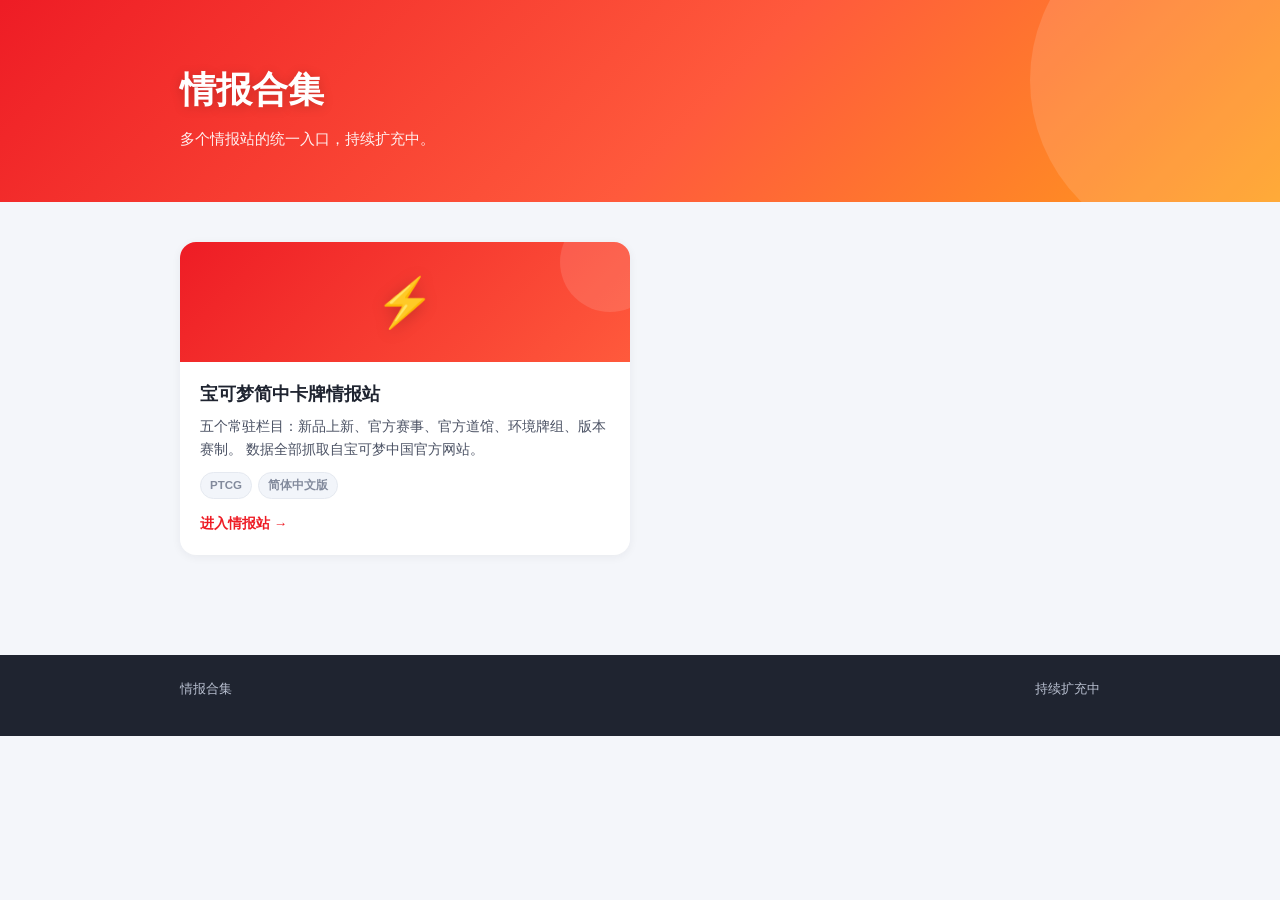
<file: index.html>
<!DOCTYPE html>
<html lang="zh-CN">
<head>
<meta charset="UTF-8">
<meta name="viewport" content="width=device-width, initial-scale=1">
<title>情报合集</title>
<style>
  :root {
    --pk-red: #ee1c25;
    --pk-red-dark: #c4121a;
    --pk-yellow: #ffcb05;
    --pk-blue: #2a4b8d;
    --ink: #1f2430;
    --ink-2: #4a5163;
    --ink-3: #828a9c;
    --line: #e5e9f0;
    --bg: #f4f6fa;
    --card: #ffffff;
    --radius: 16px;
    --shadow: 0 2px 10px rgba(31, 36, 48, .06);
    --shadow-hover: 0 10px 28px rgba(31, 36, 48, .14);
  }

  * { box-sizing: border-box; }
  html { scroll-behavior: smooth; }
  body {
    margin: 0;
    background: var(--bg);
    color: var(--ink);
    font-family: -apple-system, BlinkMacSystemFont, "PingFang SC", "Hiragino Sans GB",
      "Microsoft YaHei", "Noto Sans SC", "Helvetica Neue", Arial, sans-serif;
    font-size: 15px;
    line-height: 1.65;
    -webkit-font-smoothing: antialiased;
  }
  a { color: inherit; text-decoration: none; }

  /* Header */
  .site-header {
    position: relative;
    overflow: hidden;
    background: linear-gradient(135deg, var(--pk-red) 0%, #ff5a3c 55%, var(--pk-yellow) 130%);
    color: #fff;
    padding: 60px 0 50px;
  }

  .site-header::before {
    content: "";
    position: absolute;
    right: -90px; top: -90px;
    width: 340px; height: 340px;
    border-radius: 50%;
    background: rgba(255, 255, 255, .13);
  }

  .wrap {
    max-width: 960px;
    margin: 0 auto;
    padding: 0 20px;
    position: relative;
    z-index: 2;
  }

  .site-title {
    margin: 0 0 8px;
    font-size: 36px;
    font-weight: 800;
    text-shadow: 0 2px 12px rgba(0, 0, 0, .18);
  }

  .site-sub {
    margin: 0;
    font-size: 15px;
    opacity: .92;
  }

  /* Main */
  main { padding: 40px 0 60px; }

  .grid {
    display: grid;
    gap: 20px;
    grid-template-columns: repeat(auto-fill, minmax(320px, 1fr));
  }

  .entry-card {
    display: flex;
    flex-direction: column;
    background: var(--card);
    border-radius: var(--radius);
    overflow: hidden;
    box-shadow: var(--shadow);
    transition: transform .2s, box-shadow .2s;
    text-decoration: none;
    color: inherit;
  }

  .entry-card:hover {
    transform: translateY(-4px);
    box-shadow: var(--shadow-hover);
  }

  .entry-banner {
    display: flex;
    align-items: center;
    justify-content: center;
    height: 120px;
    font-size: 48px;
    background: linear-gradient(135deg, var(--pk-red), #ff5a3c);
    color: #fff;
    overflow: hidden;
    position: relative;
  }

  .entry-banner::after {
    content: "";
    position: absolute;
    right: -30px; top: -30px;
    width: 100px; height: 100px;
    border-radius: 50%;
    background: rgba(255, 255, 255, .12);
  }

  .entry-emoji {
    position: relative;
    z-index: 1;
    filter: drop-shadow(0 2px 8px rgba(0,0,0,.2));
  }

  .entry-body {
    padding: 18px 20px 20px;
    display: flex;
    flex-direction: column;
    gap: 6px;
    flex: 1;
  }

  .entry-name {
    font-size: 18px;
    font-weight: 800;
    color: var(--ink);
  }

  .entry-desc {
    font-size: 13.5px;
    color: var(--ink-2);
    line-height: 1.7;
  }

  .entry-tags {
    display: flex;
    flex-wrap: wrap;
    gap: 6px;
    margin-top: 4px;
  }

  .entry-tag {
    font-size: 11.5px;
    font-weight: 600;
    padding: 3px 9px;
    border-radius: 999px;
    background: #f2f5fa;
    color: var(--ink-3);
    border: 1px solid var(--line);
  }

  .entry-link {
    margin-top: auto;
    padding-top: 8px;
    font-size: 13.5px;
    font-weight: 700;
    color: var(--pk-red);
  }

  .entry-card:hover .entry-link {
    text-decoration: underline;
  }

  /* Footer */
  .site-footer {
    margin-top: 40px;
    padding: 24px 0 36px;
    background: #1f2430;
    color: #b9c0d0;
    font-size: 12.5px;
  }

  .site-footer .wrap {
    display: flex;
    justify-content: space-between;
    align-items: center;
  }

  @media (max-width: 600px) {
    .site-title { font-size: 28px; }
    .site-header { padding: 44px 0 36px; }
    .grid { grid-template-columns: 1fr; }
  }
</style>
</head>
<body>

<header class="site-header">
  <div class="wrap">
    <h1 class="site-title">情报合集</h1>
    <p class="site-sub">多个情报站的统一入口，持续扩充中。</p>
  </div>
</header>

<main>
  <div class="wrap">
    <div class="grid">
      <a class="entry-card" href="pokemon-tcg-cn/ptcg.html">
        <div class="entry-banner">
          <span class="entry-emoji">⚡️</span>
        </div>
        <div class="entry-body">
          <div class="entry-name">宝可梦简中卡牌情报站</div>
          <div class="entry-desc">
            五个常驻栏目：新品上新、官方赛事、官方道馆、环境牌组、版本赛制。
            数据全部抓取自宝可梦中国官方网站。
          </div>
          <div class="entry-tags">
            <span class="entry-tag">PTCG</span>
            <span class="entry-tag">简体中文版</span>
          </div>
          <div class="entry-link">进入情报站 →</div>
        </div>
      </a>
    </div>
  </div>
</main>

<footer class="site-footer">
  <div class="wrap">
    <span>情报合集</span>
    <span>持续扩充中</span>
  </div>
</footer>

</body>
</html>
</file>
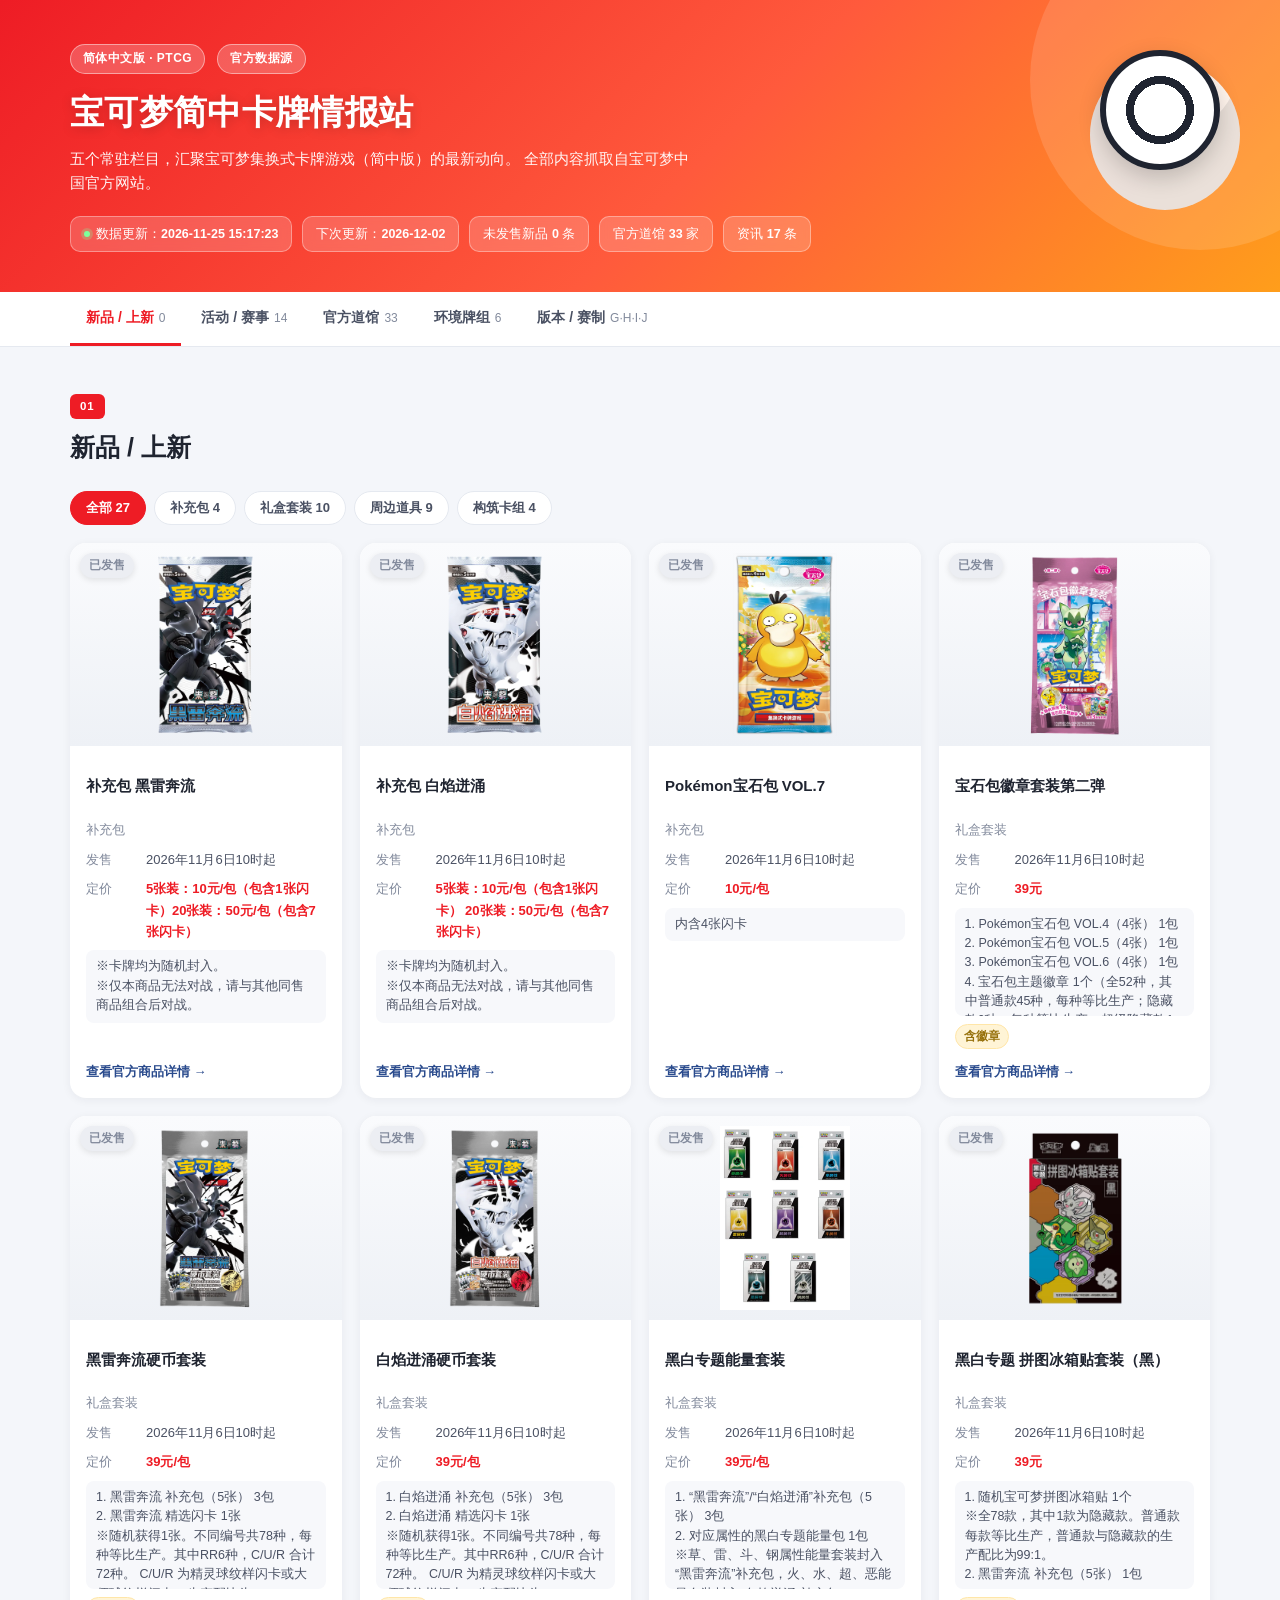
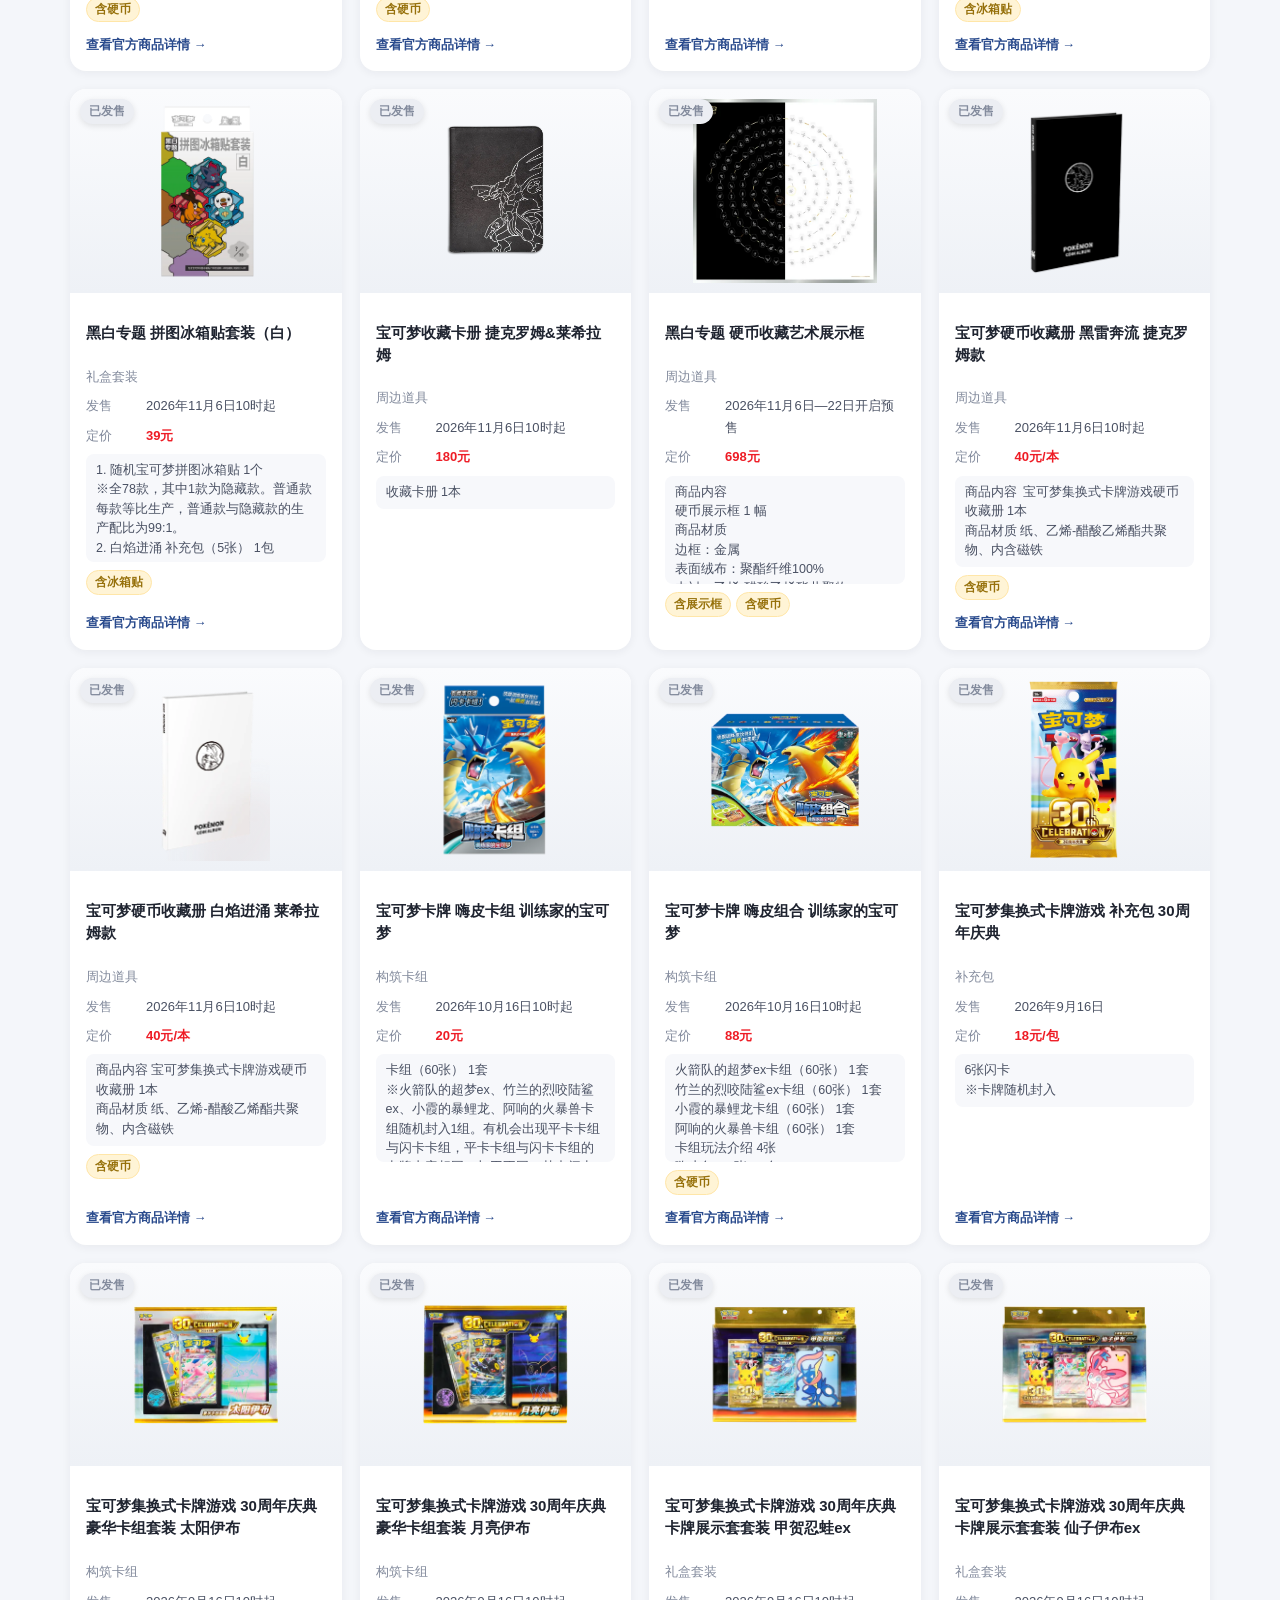
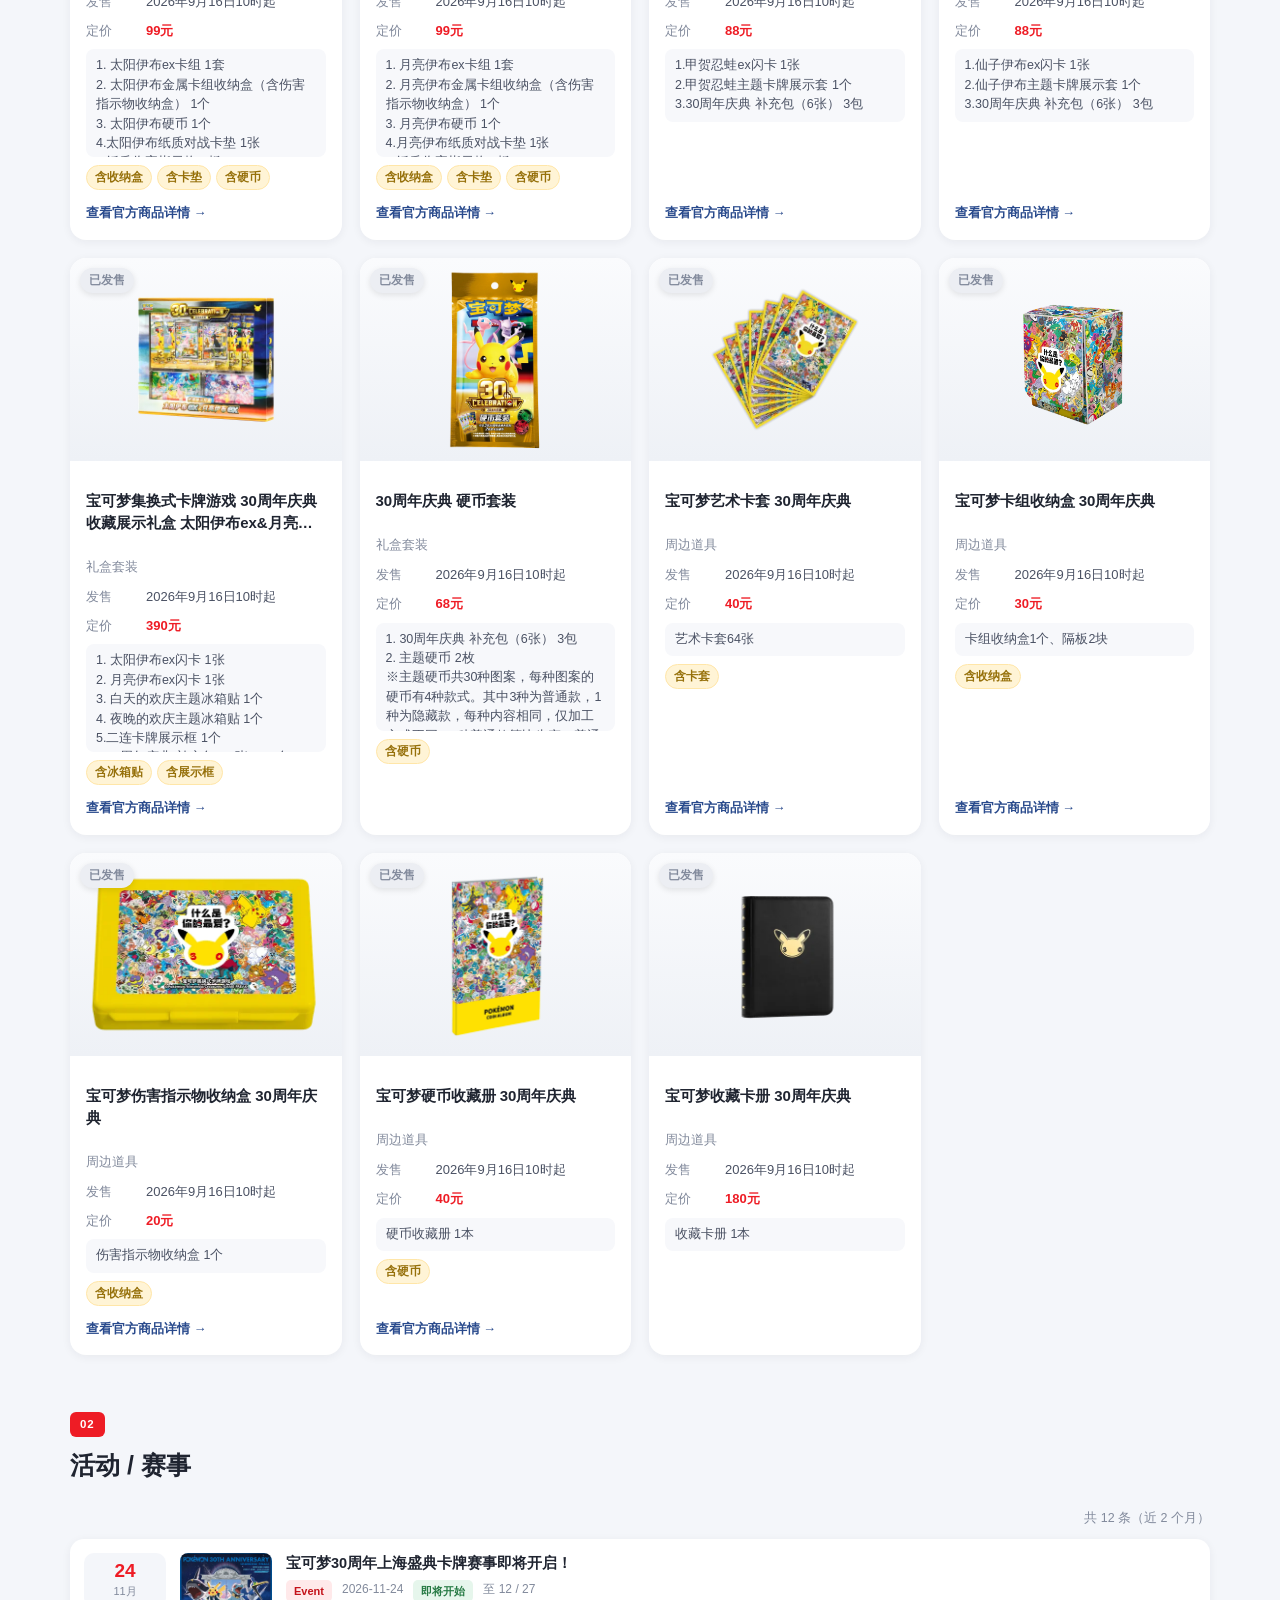
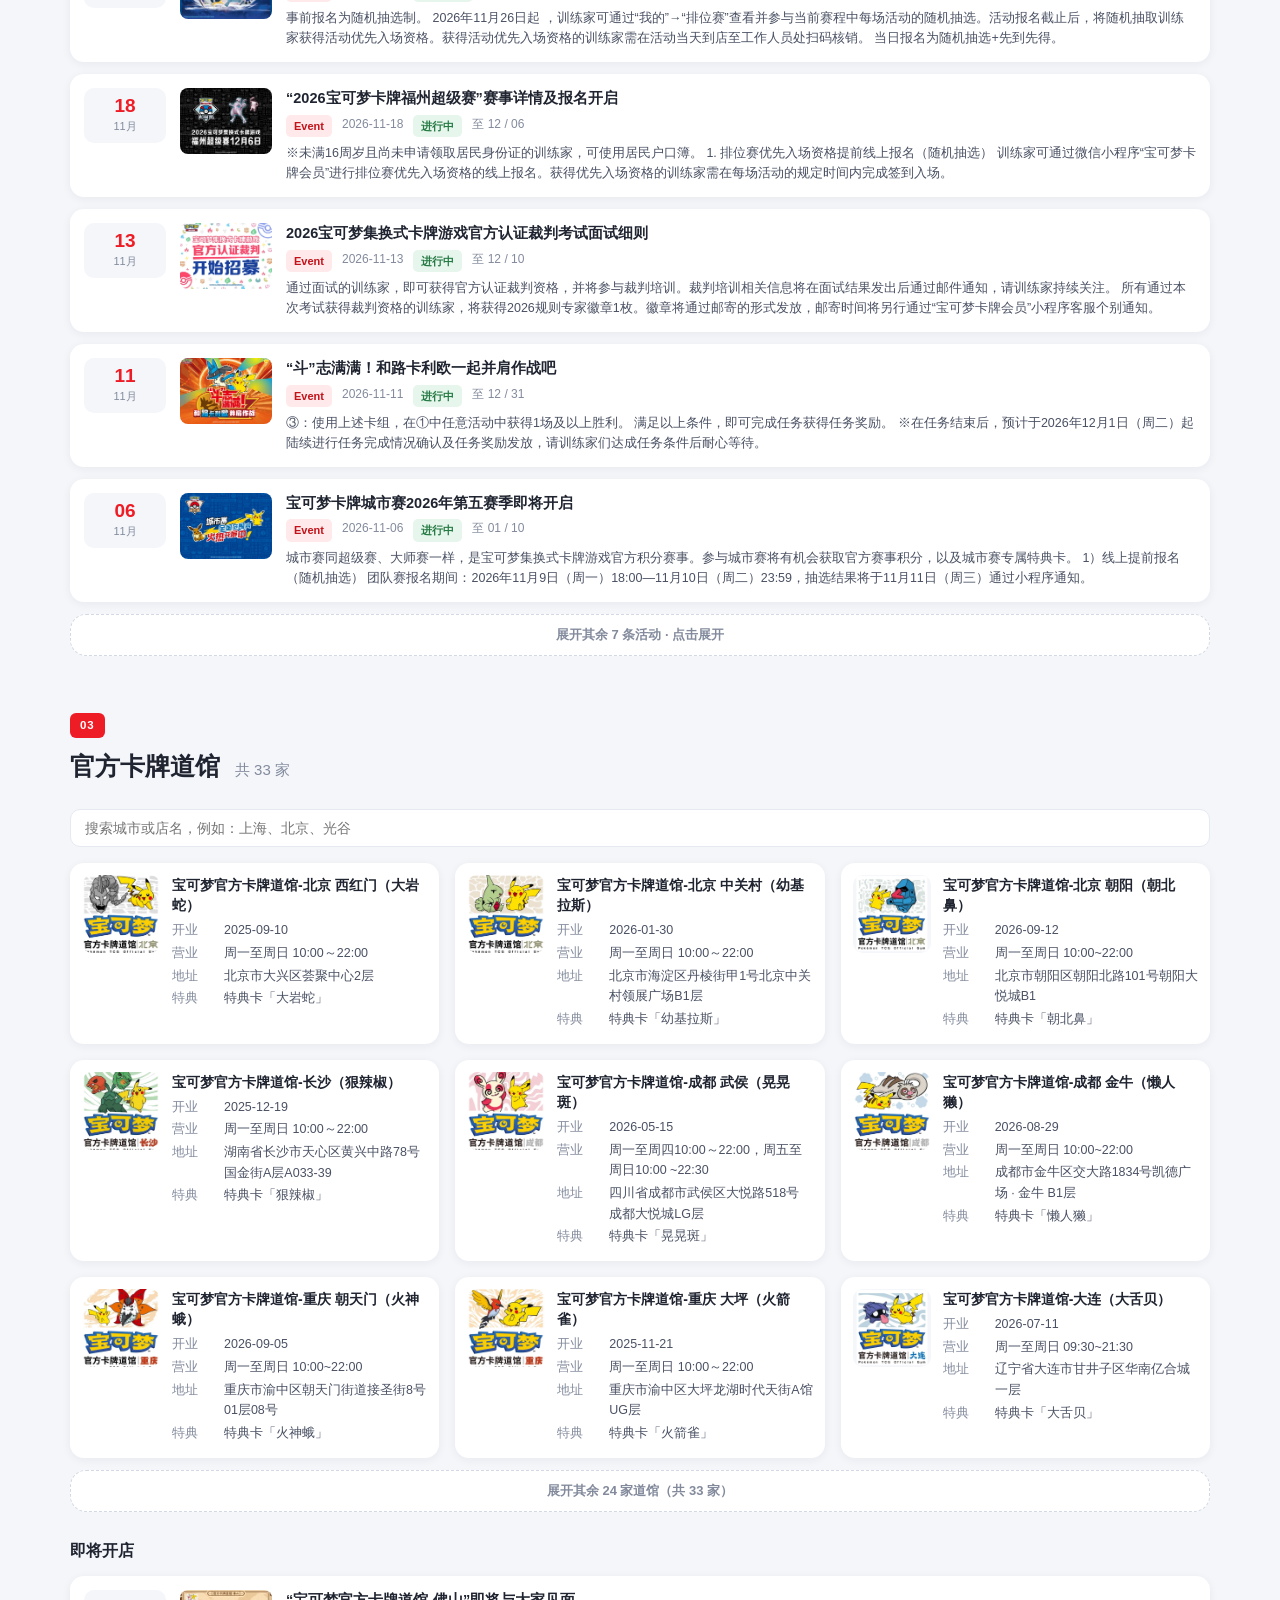
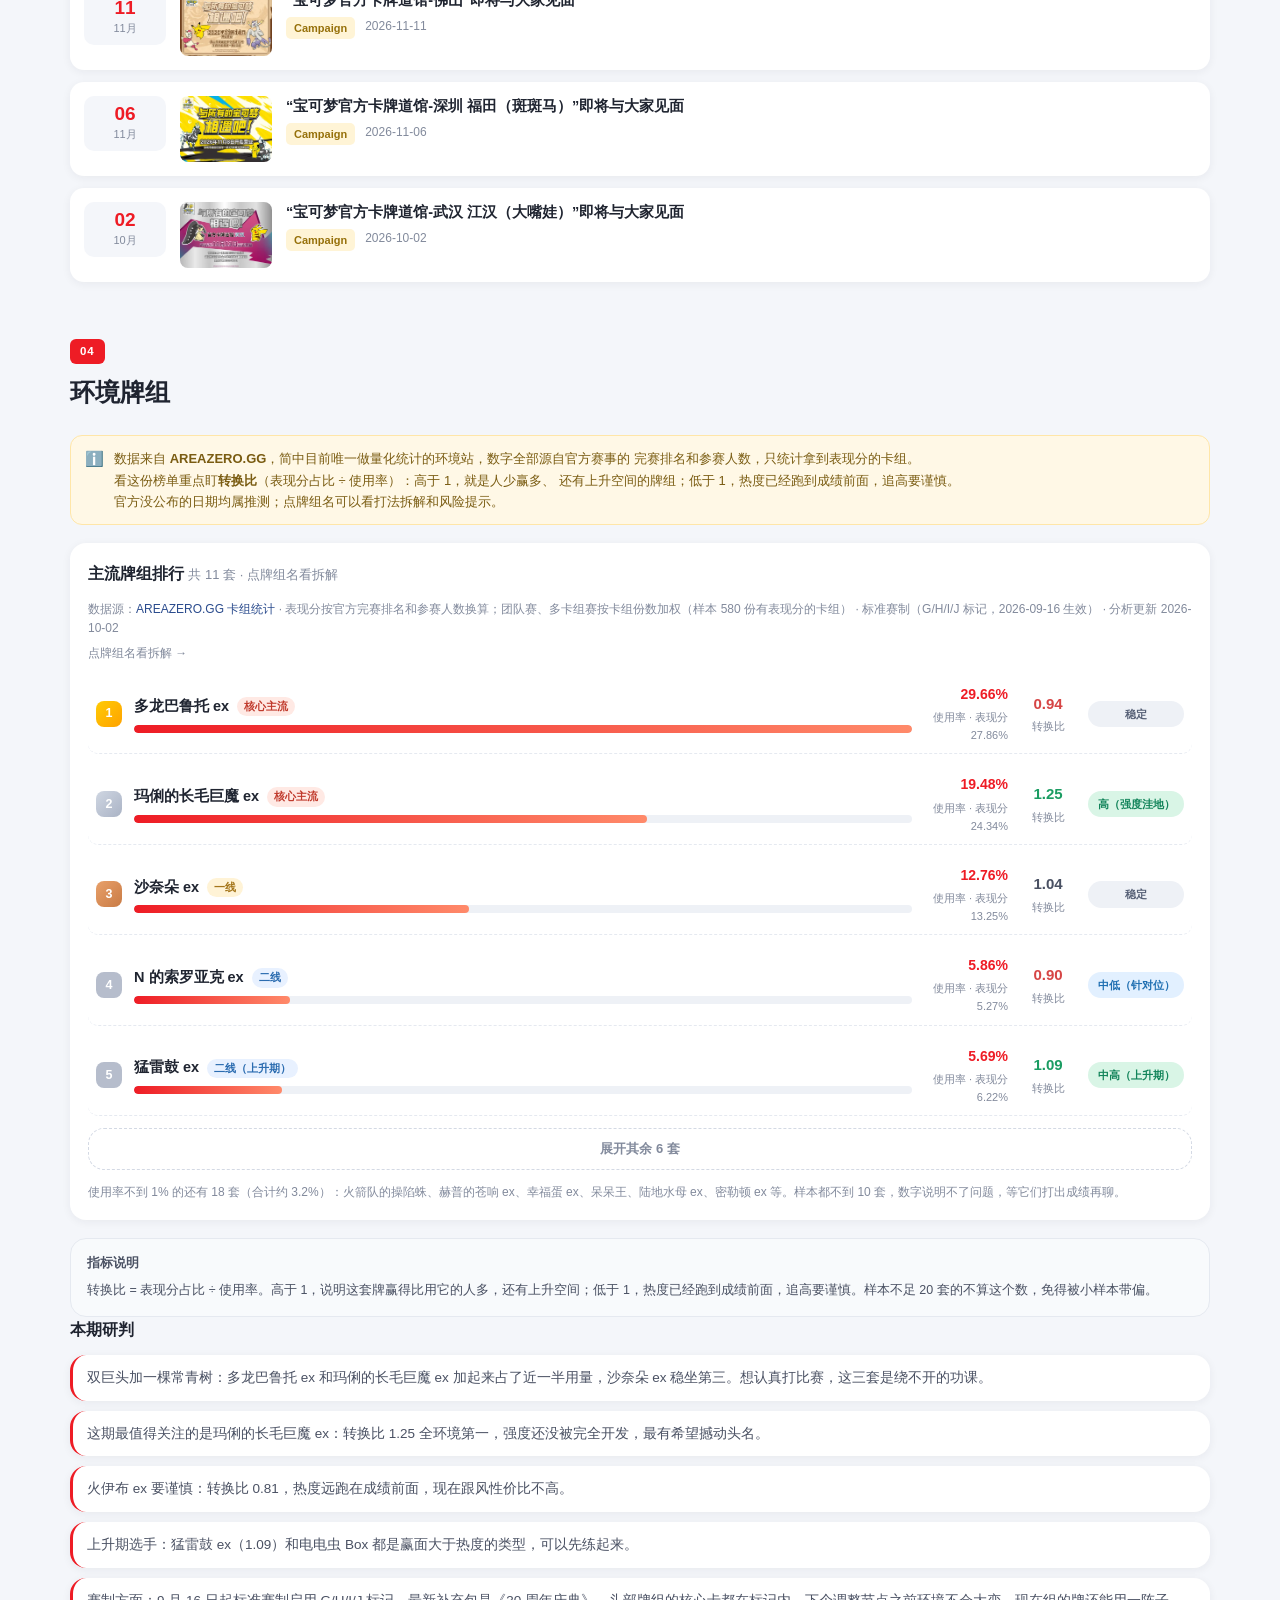
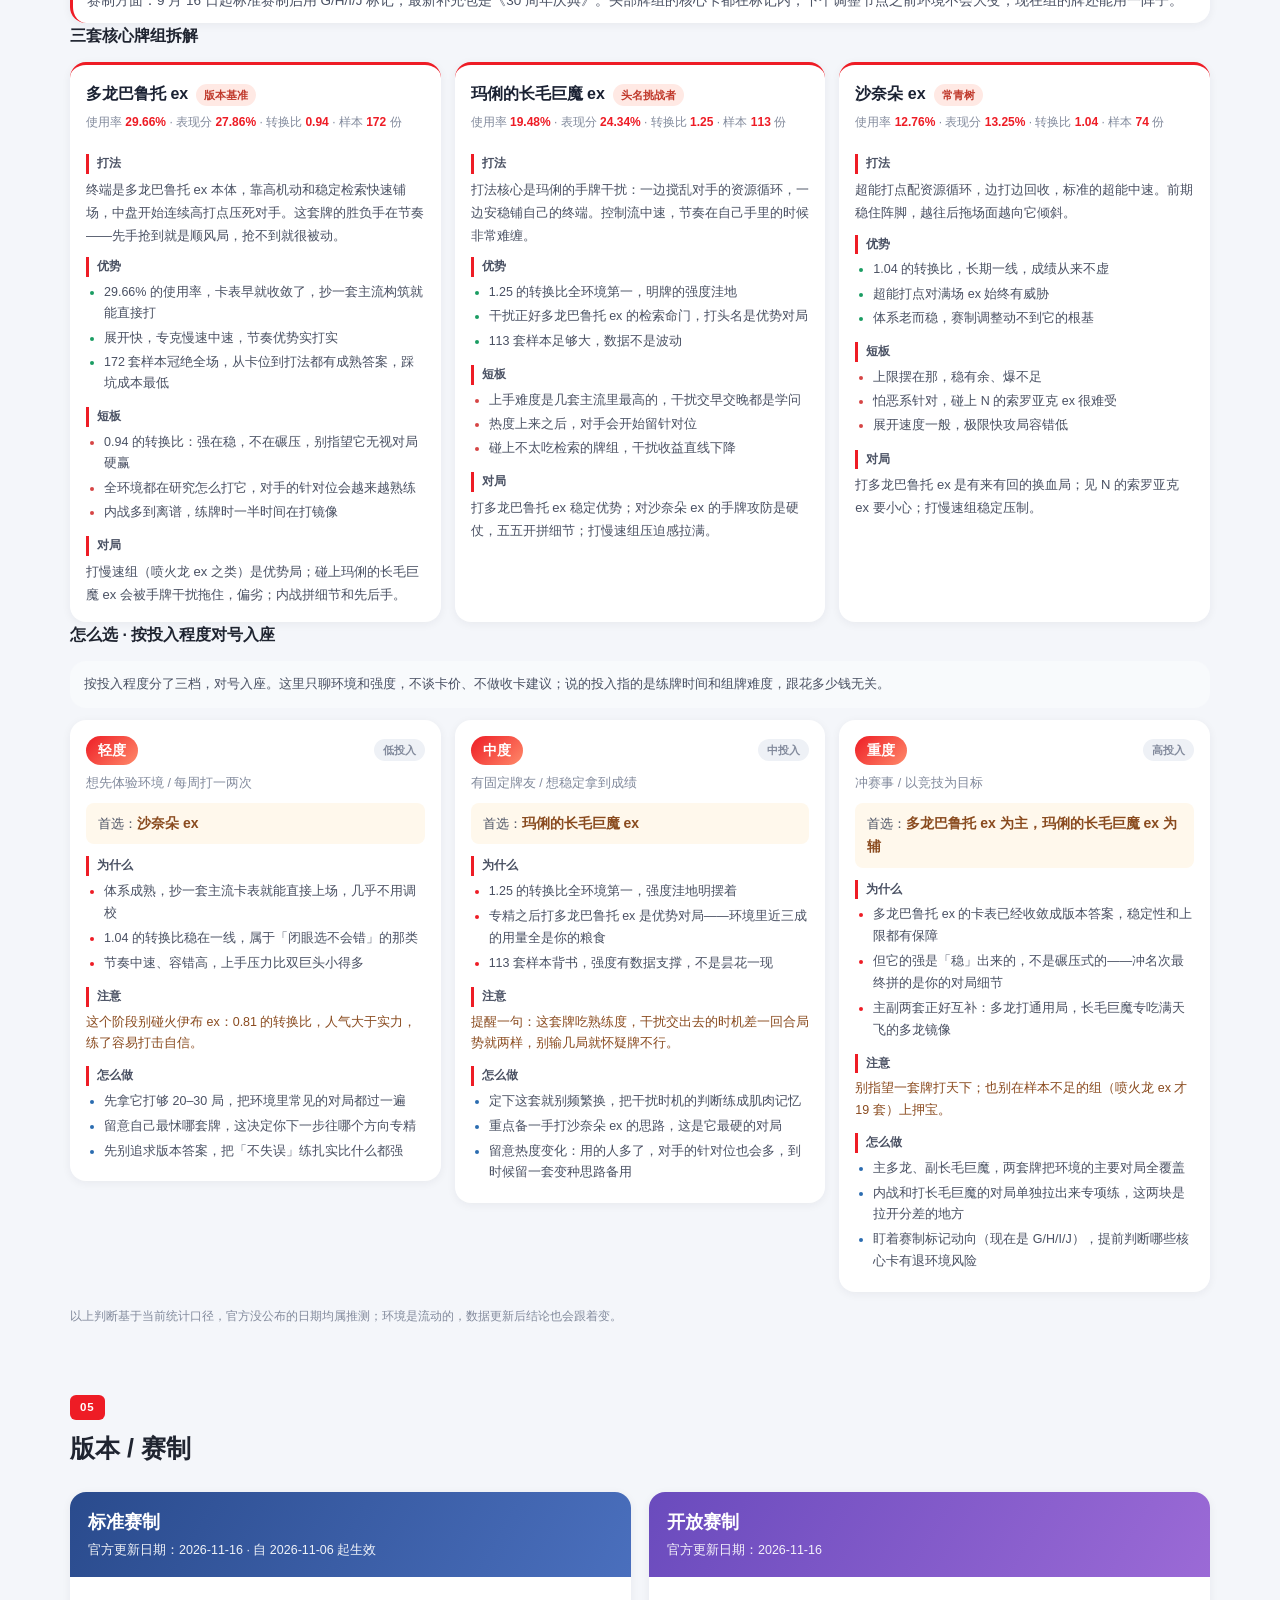
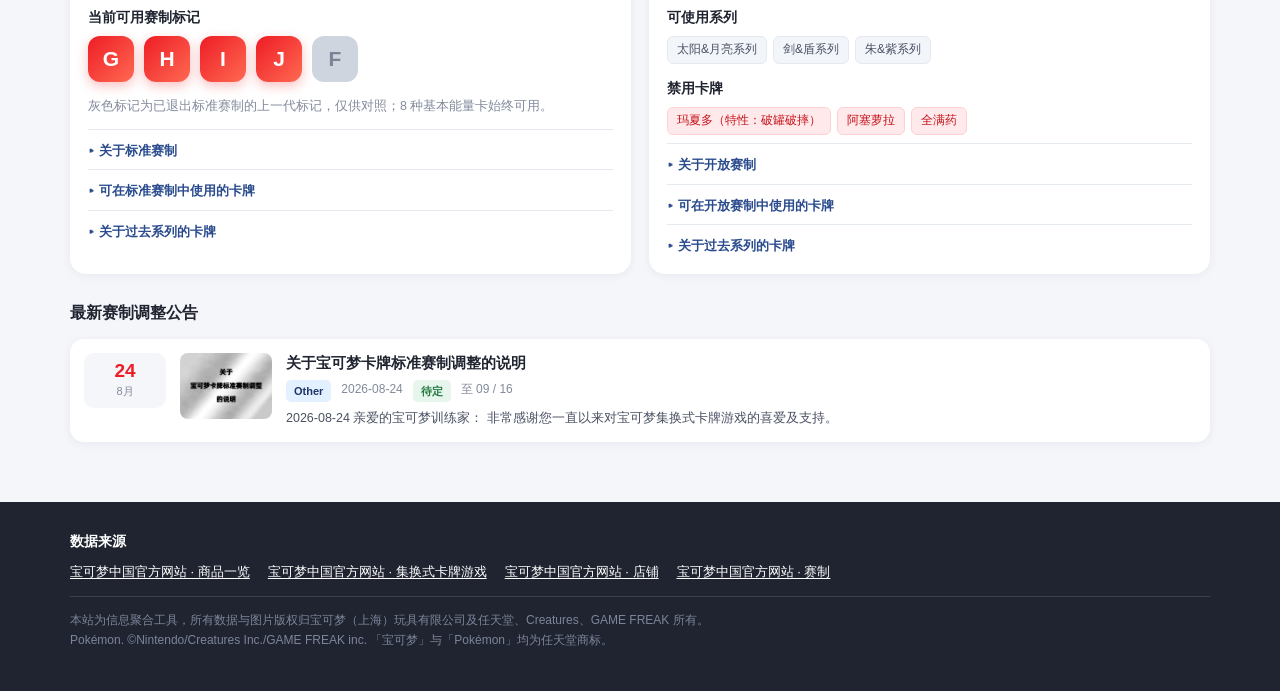
<file: pokemon-tcg-cn/ptcg.html>
<!DOCTYPE html>
<html lang="zh-CN">
<head>
<meta charset="UTF-8">
<meta name="viewport" content="width=device-width, initial-scale=1">
<title>宝可梦简中卡牌情报站 · 新品 / 赛事 / 牌店 / 环境 / 赛制</title>
<meta name="description" content="宝可梦集换式卡牌游戏（简中版）情报站：新品上新、官方赛事、牌店快闪、环境牌组、版本赛制，数据全部来自宝可梦中国官方网站。">
<link rel="stylesheet" href="assets/style.css">
</head>
<body>

<header class="site-header">
  <div class="wrap header-inner">
    <div class="brand-row">
      <span class="brand-badge">简体中文版 · PTCG</span>
      <span class="brand-badge" id="badge-cycle">官方数据源</span>
    </div>
    <h1 class="site-title">宝可梦简中卡牌情报站</h1>
    <p class="site-sub">
      五个常驻栏目，汇聚宝可梦集换式卡牌游戏（简中版）的最新动向。
      全部内容抓取自宝可梦中国官方网站。
    </p>
    <div class="meta-bar" id="meta-bar"></div>
  </div>
  <a class="pokeball-link" href="../index.html" title="返回情报合集" aria-label="返回情报合集"></a>
</header>

<nav class="cat-nav" id="cat-nav">
  <div class="wrap">
    <a class="nav-link" href="#sec-products">新品 / 上新<span class="n" id="n-products"></span></a>
    <a class="nav-link" href="#sec-events">活动 / 赛事<span class="n" id="n-events"></span></a>
    <a class="nav-link" href="#sec-shops">官方道馆<span class="n" id="n-shops"></span></a>
    <a class="nav-link" href="#sec-decks">环境牌组<span class="n" id="n-decks"></span></a>
    <a class="nav-link" href="#sec-regulation">版本 / 赛制<span class="n" id="n-regulation"></span></a>
  </div>
</nav>

<main class="wrap">

  <!-- ============================================ 1. 新品 / 上新 -->
  <section class="section" id="sec-products">
    <div class="sec-head">
      <span class="sec-tag">01</span>
      <h2 class="sec-title">新品 / 上新</h2>
    </div>
    <div class="filters" id="product-filters"></div>
    <div class="released-bar" id="released-bar"></div>
    <div class="grid" id="product-grid"></div>
  </section>

  <!-- ============================================ 2. 活动 / 赛事 -->
  <section class="section" id="sec-events">
    <div class="sec-head">
      <span class="sec-tag">02</span>
      <h2 class="sec-title">活动 / 赛事</h2>
    </div>
    <div class="sec-subhead">
      <span class="ss-count" id="event-count"></span>
    </div>
    <div class="timeline" id="event-list"></div>
    <button class="more-bar" id="event-more-bar" hidden></button>
  </section>

  <!-- ============================================ 3. 官方卡牌道馆 -->
  <section class="section" id="sec-shops">
    <div class="sec-head">
      <span class="sec-tag">03</span>
      <h2 class="sec-title">官方卡牌道馆 <span class="sec-subtitle" id="gym-total"></span></h2>
    </div>

    <div class="search-row">
      <input class="search-input" id="shop-search" type="search" placeholder="搜索城市或店名，例如：上海、北京、光谷">
    </div>
    <div class="shop-grid" id="shop-grid"></div>
    <button class="more-bar" id="gym-more-bar" hidden></button>

    <h3 class="panel-title" style="margin:26px 0 12px;">即将开店</h3>
    <div class="timeline" id="shop-news"></div>
  </section>

  <!-- ============================================ 4. 环境牌组 -->
  <section class="section" id="sec-decks">
    <div class="sec-head">
      <span class="sec-tag">04</span>
      <h2 class="sec-title">环境牌组</h2>
    </div>
    <div class="notice">
      <span class="ico">ℹ️</span>
      <div>
        数据来自 <b>AREAZERO.GG</b>，简中目前唯一做量化统计的环境站，数字全部源自官方赛事的
        完赛排名和参赛人数，只统计拿到表现分的卡组。<br>
        看这份榜单重点盯<b>转换比</b>（表现分占比 ÷ 使用率）：高于 1，就是人少赢多、
        还有上升空间的牌组；低于 1，热度已经跑到成绩前面，追高要谨慎。<br>
        官方没公布的日期均属推测；点牌组名可以看打法拆解和风险提示。
      </div>
    </div>

    <div class="panel">
      <h3 class="panel-title">主流牌组排行 <span id="deck-meta-count"
        style="color:var(--ink-3);font-weight:500;font-size:13px;"></span></h3>
      <div class="deck-source" id="deck-source"></div>
      <div class="deck-hint">点牌组名看拆解 →</div>
      <div class="deck-rank" id="deck-rank"></div>
      <button class="more-bar" id="deck-more-bar" hidden></button>
      <div class="deck-tail" id="deck-tail"></div>
    </div>

    <div class="deck-metrics-box">
      <div class="dm-title">指标说明</div>
      <div class="dm-body" id="deck-metrics"></div>
    </div>

    <div id="deck-conclusion"></div>

    <div id="deck-core"></div>

    <div id="deck-advice"></div>
  </section>

  <!-- ============================================ 5. 版本 / 赛制 -->
  <section class="section" id="sec-regulation">
    <div class="sec-head">
      <span class="sec-tag">05</span>
      <h2 class="sec-title">版本 / 赛制</h2>
    </div>
    <div class="reg-grid" id="reg-grid"></div>
    <h3 class="panel-title" style="margin:26px 0 12px;">最新赛制调整公告</h3>
    <div class="timeline" id="reg-news"></div>
  </section>

</main>

<footer class="site-footer">
  <div class="wrap">
    <div class="f-title">数据来源</div>
    <div class="src-list" id="src-list"></div>
    <div class="copy">
      本站为信息聚合工具，所有数据与图片版权归宝可梦（上海）玩具有限公司及任天堂、Creatures、GAME FREAK 所有。<br>
      Pokémon. ©Nintendo/Creatures Inc./GAME FREAK inc. 「宝可梦」与「Pokémon」均为任天堂商标。
    </div>
  </div>
</footer>

<!-- 牌组详情弹窗（点击环境牌组榜中的卡组名打开） -->
<div class="modal-mask" id="deck-modal" hidden>
  <div class="modal-box" role="dialog" aria-modal="true">
    <button class="modal-close" id="deck-modal-close" aria-label="关闭">×</button>
    <div class="modal-body" id="deck-modal-body"></div>
  </div>
</div>

<!-- 道馆详情弹窗（点击道馆卡片打开） -->
<div class="modal-mask" id="gym-modal" hidden>
  <div class="modal-box" role="dialog" aria-modal="true">
    <button class="modal-close" id="gym-modal-close" aria-label="关闭">×</button>
    <div class="modal-body" id="gym-modal-body"></div>
  </div>
</div>

<script src="data/data.js"></script>
<script src="assets/app.js"></script>
</body>
</html>
</file>
<file: pokemon-tcg-cn/assets/style.css>
/* ==========================================================================
   宝可梦简中卡牌情报站
   ========================================================================== */

:root {
  --pk-red: #ee1c25;
  --pk-red-dark: #c4121a;
  --pk-yellow: #ffcb05;
  --pk-blue: #2a4b8d;
  --pk-blue-dark: #1d3668;
  --pk-green: #3dab5f;
  --ink: #1f2430;
  --ink-2: #4a5163;
  --ink-3: #828a9c;
  --line: #e5e9f0;
  --bg: #f4f6fa;
  --card: #ffffff;
  --radius: 16px;
  --shadow: 0 2px 10px rgba(31, 36, 48, .06);
  --shadow-hover: 0 10px 28px rgba(31, 36, 48, .14);
}

* { box-sizing: border-box; }

html { scroll-behavior: smooth; scroll-padding-top: 92px; }

body {
  margin: 0;
  background: var(--bg);
  color: var(--ink);
  font-family: -apple-system, BlinkMacSystemFont, "PingFang SC", "Hiragino Sans GB",
    "Microsoft YaHei", "Noto Sans SC", "Helvetica Neue", Arial, sans-serif;
  font-size: 15px;
  line-height: 1.65;
  -webkit-font-smoothing: antialiased;
}

a { color: inherit; text-decoration: none; }
img { max-width: 100%; display: block; }

.wrap { max-width: 1180px; margin: 0 auto; padding: 0 20px; }

/* ---------------------------------------------------------------- Header */
.site-header {
  position: relative;
  overflow: hidden;
  background: linear-gradient(135deg, var(--pk-red) 0%, #ff5a3c 55%, var(--pk-yellow) 130%);
  color: #fff;
  padding: 44px 0 40px;
}

.site-header::before {
  content: "";
  position: absolute;
  right: -90px; top: -90px;
  width: 340px; height: 340px;
  border-radius: 50%;
  background: rgba(255, 255, 255, .13);
}

.site-header::after {
  content: "";
  position: absolute;
  right: 40px; top: 60px;
  width: 150px; height: 150px;
  border-radius: 50%;
  background: #fff;
  opacity: .9;
  box-shadow: inset 0 -74px 0 0 rgba(31, 36, 48, .1);
}

/* 精灵球装饰 —— 可点击链接，跳转回合集首页 */
.pokeball-link {
  position: absolute;
  right: 60px; top: 50px;
  width: 120px; height: 120px;
  border-radius: 50%;
  background:
    radial-gradient(circle at 50% 50%, #fff 0 26px, #1f2430 26px 34px, #fff 34px 100%);
  border: 6px solid #1f2430;
  box-shadow: 0 8px 22px rgba(0, 0, 0, .18);
  z-index: 3;
  cursor: pointer;
  transition: transform .2s, box-shadow .2s;
}

.pokeball-link:hover {
  transform: scale(1.08) rotate(-8deg);
  box-shadow: 0 12px 30px rgba(0, 0, 0, .25);
}

@media (max-width: 720px) {
  .pokeball-link { display: none; }
}

.header-inner { position: relative; z-index: 2; }

.brand-row { display: flex; align-items: center; gap: 12px; margin-bottom: 10px; }

.brand-badge {
  display: inline-flex; align-items: center; gap: 7px;
  background: rgba(255, 255, 255, .22);
  border: 1px solid rgba(255, 255, 255, .45);
  padding: 4px 12px; border-radius: 999px;
  font-size: 12px; letter-spacing: .04em; font-weight: 600;
}

.site-title {
  margin: 0 0 8px;
  font-size: 34px; font-weight: 800; letter-spacing: .01em;
  text-shadow: 0 2px 12px rgba(0, 0, 0, .18);
}

.site-sub { margin: 0 0 20px; font-size: 14.5px; opacity: .95; max-width: 620px; }

.meta-bar {
  display: flex; flex-wrap: wrap; gap: 10px;
}

.meta-chip {
  background: rgba(255, 255, 255, .18);
  border: 1px solid rgba(255, 255, 255, .35);
  border-radius: 10px;
  padding: 7px 13px;
  font-size: 12.5px;
  backdrop-filter: blur(6px);
}

.meta-chip b { font-weight: 700; }
.meta-chip .dot {
  display: inline-block; width: 6px; height: 6px; border-radius: 50%;
  background: #7dff9b; margin-right: 6px; vertical-align: 1px;
  box-shadow: 0 0 0 3px rgba(125, 255, 155, .25);
}

/* ------------------------------------------------------------------- Nav */
.cat-nav {
  position: sticky; top: 0; z-index: 50;
  background: rgba(255, 255, 255, .93);
  backdrop-filter: blur(12px);
  border-bottom: 1px solid var(--line);
}

.cat-nav .wrap {
  display: flex; gap: 4px; overflow-x: auto;
  padding: 0 20px;
}

.nav-link {
  flex: 0 0 auto;
  padding: 14px 16px;
  font-size: 14px; font-weight: 600; color: var(--ink-2);
  border-bottom: 3px solid transparent;
  white-space: nowrap;
  transition: color .18s, border-color .18s;
}

.nav-link:hover { color: var(--pk-red); }
.nav-link.active { color: var(--pk-red); border-bottom-color: var(--pk-red); }
.nav-link .n { color: var(--ink-3); font-size: 12px; margin-left: 5px; font-weight: 500; }

/* --------------------------------------------------------------- Section */
.section { padding: 46px 0 10px; }

.sec-head { margin-bottom: 22px; }

.sec-tag {
  display: inline-block;
  background: var(--pk-red); color: #fff;
  font-size: 11.5px; font-weight: 700; letter-spacing: .08em;
  padding: 3px 10px; border-radius: 6px; margin-bottom: 8px;
}

.sec-title { margin: 0 0 6px; font-size: 25px; font-weight: 800; }
.sec-subtitle { font-size: 15px; font-weight: 500; color: var(--ink-3); margin-left: 8px; }

/* ----------------------------------------------------------- Filter tabs */
.filters { display: flex; flex-wrap: wrap; gap: 8px; margin-bottom: 18px; }

.filter-btn {
  border: 1px solid var(--line); background: #fff;
  color: var(--ink-2); font-size: 13px; font-weight: 600;
  padding: 7px 15px; border-radius: 999px; cursor: pointer;
  transition: all .18s;
  font-family: inherit;
}

.filter-btn:hover { border-color: var(--pk-red); color: var(--pk-red); }
.filter-btn.on { background: var(--pk-red); border-color: var(--pk-red); color: #fff; }

/* ----------------------------------------------------------------- Cards */
.grid {
  display: grid; gap: 18px;
  grid-template-columns: repeat(auto-fill, minmax(268px, 1fr));
}

.grid-sm { grid-template-columns: repeat(auto-fill, minmax(230px, 1fr)); }

.card {
  background: var(--card);
  border-radius: var(--radius);
  overflow: hidden;
  box-shadow: var(--shadow);
  display: flex; flex-direction: column;
  transition: transform .2s, box-shadow .2s;
}

.card:hover { transform: translateY(-4px); box-shadow: var(--shadow-hover); }

.card-media {
  position: relative;
  background: linear-gradient(180deg, #fafbfd, #eef1f6);
  aspect-ratio: 4 / 3;
  overflow: hidden;
}

.card-media img { width: 100%; height: 100%; object-fit: contain; padding: 10px; }

.card-media .noimg {
  width: 100%; height: 100%;
  display: flex; align-items: center; justify-content: center;
  color: var(--ink-3); font-size: 13px;
}

.badge {
  position: absolute; left: 10px; top: 10px;
  font-size: 11.5px; font-weight: 700;
  padding: 3px 9px; border-radius: 999px;
  background: rgba(255, 255, 255, .95); color: var(--ink);
  box-shadow: 0 2px 6px rgba(0, 0, 0, .1);
}

.badge.soon { background: var(--pk-red); color: #fff; }
.badge.new { background: var(--pk-green); color: #fff; }
.badge.gym { background: var(--pk-blue); color: #fff; }

.card-body { padding: 14px 16px 16px; display: flex; flex-direction: column; gap: 8px; flex: 1; }

.card-title {
  font-size: 15px; font-weight: 700; line-height: 1.45;
  display: -webkit-box; -webkit-line-clamp: 2; -webkit-box-orient: vertical;
  overflow: hidden;
}

.card-date { font-size: 12.5px; color: var(--ink-3); }

.kv { display: flex; gap: 8px; font-size: 13px; }
.kv .k { color: var(--ink-3); flex: 0 0 52px; }
.kv .v { color: var(--ink-2); flex: 1; word-break: break-all; }
.kv .v.price { color: var(--pk-red); font-weight: 700; }

/* 商品内容较长时可滚动，不再截断 */
.card-note {
  font-size: 12.5px; color: var(--ink-2); background: #f7f8fb;
  border-radius: 8px; padding: 7px 10px;
  max-height: 108px; overflow-y: auto; overscroll-behavior: contain;
  white-space: pre-line; line-height: 1.55;
}

.card-note::-webkit-scrollbar { width: 5px; }
.card-note::-webkit-scrollbar-thumb { background: #cfd6e2; border-radius: 3px; }
.card-note::-webkit-scrollbar-track { background: transparent; }

/* 商品内容里随附的周边（冰箱贴 / 徽章 等）标签 */
.bundled { display: flex; flex-wrap: wrap; gap: 5px; }

.bundled-chip {
  font-size: 11.5px; font-weight: 600;
  padding: 2px 8px; border-radius: 999px;
  background: #fff4d6; color: #96700a; border: 1px solid #ffe6a8;
}

.card-link {
  margin-top: auto; padding-top: 4px;
  font-size: 13px; font-weight: 700; color: var(--pk-blue);
}

.card-link:hover { color: var(--pk-red); }

/* -------------------------------------------------------------- Timeline */
.timeline { display: flex; flex-direction: column; gap: 12px; }

.tl-item {
  display: flex; gap: 14px; align-items: flex-start;
  background: #fff; border-radius: 14px; padding: 14px;
  box-shadow: var(--shadow);
  transition: transform .18s, box-shadow .18s;
}

.tl-item:hover { transform: translateX(3px); box-shadow: var(--shadow-hover); }

.tl-date {
  flex: 0 0 82px; text-align: center;
  background: #f4f6fa; border-radius: 10px; padding: 8px 4px;
}

.tl-date .d { font-size: 19px; font-weight: 800; line-height: 1.1; color: var(--pk-red); }
.tl-date .m { font-size: 11px; color: var(--ink-3); }

.tl-thumb {
  flex: 0 0 92px; height: 66px; border-radius: 8px; overflow: hidden;
  background: #f4f6fa;
}

.tl-thumb img { width: 100%; height: 100%; object-fit: cover; }

.tl-main { flex: 1; min-width: 0; }

.tl-title { font-size: 14.5px; font-weight: 700; line-height: 1.5; }
.tl-item:hover .tl-title { color: var(--pk-red); }

.tl-meta { margin-top: 5px; font-size: 12px; color: var(--ink-3); display: flex; gap: 10px; flex-wrap: wrap; }

.tag {
  display: inline-block; font-size: 11px; font-weight: 600;
  padding: 2px 8px; border-radius: 5px; background: #eef1f6; color: var(--ink-2);
}
.tag.event { background: #ffe9ea; color: var(--pk-red-dark); }
.tag.campaign { background: #fff4d6; color: #96700a; }
.tag.product { background: #e3f0ff; color: var(--pk-blue-dark); }
.tag.shop { background: #e6f6ec; color: #267a44; }

/* --------------------------------------------------------------- 环境牌组 */
.deck-card {
  background: #fff; border-radius: var(--radius);
  box-shadow: var(--shadow); overflow: hidden;
  display: flex; flex-direction: column;
  transition: transform .2s, box-shadow .2s;
}

.deck-card:hover { transform: translateY(-4px); box-shadow: var(--shadow-hover); }

.deck-media {
  aspect-ratio: 16 / 10; background: linear-gradient(180deg, #fafbfd, #eef1f6);
  display: flex; align-items: center; justify-content: center; overflow: hidden;
}

.deck-media img { max-height: 100%; object-fit: contain; padding: 8px; }

.deck-body { padding: 14px 16px 16px; display: flex; flex-direction: column; gap: 7px; flex: 1; }

/* --------------------------------------------------------- 环境牌组榜 */
.deck-rank { display: flex; flex-direction: column; gap: 10px; }

.rank-row {
  display: flex; align-items: center; gap: 12px;
  padding: 8px 0; border-bottom: 1px dashed var(--line);
}

.rank-row:last-child { border-bottom: none; }

.rank-no {
  flex: 0 0 26px; height: 26px; border-radius: 8px;
  display: flex; align-items: center; justify-content: center;
  font-size: 12.5px; font-weight: 800; color: #fff; background: #b6bdcc;
}

.rank-row:nth-child(1) .rank-no { background: linear-gradient(135deg, #ffcb05, #ffa200); }
.rank-row:nth-child(2) .rank-no { background: linear-gradient(135deg, #cfd6e2, #aab3c5); }
.rank-row:nth-child(3) .rank-no { background: linear-gradient(135deg, #e8a06a, #c97b45); }

.rank-name {
  flex: 0 0 150px; font-size: 14.5px; font-weight: 700;
  white-space: nowrap; overflow: hidden; text-overflow: ellipsis;
}

.rank-bar { flex: 1; height: 10px; border-radius: 6px; background: #eef1f6; overflow: hidden; }

.rank-bar i {
  display: block; height: 100%; border-radius: 6px;
  background: linear-gradient(90deg, var(--pk-red), #ff8a6a);
}

.rank-num { flex: 0 0 92px; text-align: right; font-size: 12.5px; color: var(--ink-2); }
.rank-num b { color: var(--pk-red); font-size: 14px; }

.rank-more { margin-top: 10px; font-size: 12.5px; color: var(--ink-3); }

/* ---- 环境牌组：潜力分析版 ---- */
.deck-source { font-size: 12px; color: var(--ink-3); margin: 2px 0 8px; line-height: 1.6; }
.deck-source a { color: var(--pk-blue, #2b6cb0); text-decoration: none; }
.deck-source a:hover { text-decoration: underline; }

.deck-row { cursor: pointer; border-radius: 10px; padding: 9px 8px; transition: background .15s; }
.deck-row:hover { background: #f7f9fc; }
/* rank-main 稳定占据剩余空间，不被内容撑挤；牌组名走省略号，进度条宽度只随使用率变化 */
.deck-row .rank-main {
  flex: 1 1 0; min-width: 0;
  display: flex; flex-direction: column; gap: 6px;
}
.deck-row .rank-name {
  flex: none; min-width: 0;
  display: flex; align-items: center; gap: 8px;
  font-size: 14.5px; font-weight: 700;
}
.deck-row .rank-nm {
  min-width: 0; overflow: hidden; text-overflow: ellipsis; white-space: nowrap;
}
.deck-row .tier-tag { flex: 0 0 auto; }
.deck-row .rank-bar { flex: none; height: 8px; width: 100%; }
.deck-row .rank-num { flex: 0 0 84px; }
.deck-row .rn-sub { display: block; font-size: 11px; color: var(--ink-3); margin-top: 2px; }

.deck-row .rank-ratio {
  flex: 0 0 56px; text-align: center; font-size: 15px; font-weight: 800; color: var(--ink-2);
}
.deck-row .rank-ratio .rn-sub { font-weight: 500; font-size: 10.5px; color: var(--ink-3); }
.deck-row .rank-ratio.rc-up { color: #1a9c62; }
.deck-row .rank-ratio.rc-down { color: #d64545; }

.tier-tag {
  font-size: 10.5px; font-weight: 600; padding: 1px 7px; border-radius: 999px;
  background: #eef1f6; color: var(--ink-3); white-space: nowrap;
}
.tier-tag.t-core { background: #ffe9e4; color: #c0392b; }
.tier-tag.t-top { background: #fff3d6; color: #a5761b; }
.tier-tag.t-mid { background: #e8f1ff; color: #2b6cb0; }

.pot-tag {
  flex: 0 0 auto; font-size: 11px; font-weight: 700; padding: 3px 9px;
  border-radius: 999px; white-space: nowrap;
}
/* 榜内末列固定宽度并居中，字数不同（「稳定」vs「高（强度洼地）」）不再挤压前列 */
.deck-row > .pot-tag {
  flex: 0 0 96px; text-align: center; padding: 4px 6px;
  overflow: hidden; text-overflow: ellipsis;
}
.pot-tag.p-high { background: #d9f5e6; color: #12845a; }
.pot-tag.p-up { background: #e2f0ff; color: #1f6fb2; }
.pot-tag.p-steady { background: #eef1f6; color: #566076; }
.pot-tag.p-wait { background: #f3f0ff; color: #6b5bb5; }
.pot-tag.p-low { background: #ffe9e4; color: #c0392b; }

.deck-tail { margin-top: 12px; font-size: 12px; color: var(--ink-3); line-height: 1.7; }

.deck-metrics-box {
  margin-top: 18px; background: #f8fafc; border: 1px solid var(--line);
  border-radius: var(--radius); padding: 14px 16px;
}
.dm-title { font-size: 12.5px; font-weight: 800; color: var(--ink-2); margin-bottom: 6px; }
.dm-body { font-size: 12.5px; color: var(--ink-2); line-height: 1.75; }

.concl-list { display: flex; flex-direction: column; gap: 10px; margin-top: 4px; }
.concl-list p {
  margin: 0; padding: 11px 14px; background: #fff; border-radius: var(--radius);
  box-shadow: var(--shadow); font-size: 13.5px; line-height: 1.75; color: var(--ink-2);
  border-left: 3px solid var(--pk-red);
}

.modal-outlook { margin: 6px 0 2px; font-size: 13.5px; line-height: 1.8; color: var(--ink-2); }
.reason-item { font-size: 13px; line-height: 1.7; color: var(--ink-2); }
.modal-risk {
  font-size: 13px; line-height: 1.75; color: #8a4b1f;
  background: #fff8ec; border-radius: 8px; padding: 10px 12px;
}

/* ---- 三套核心牌组详解 ---- */
.core-grid {
  display: grid; grid-template-columns: repeat(auto-fit, minmax(280px, 1fr));
  gap: 14px; margin-top: 4px;
}
.core-card {
  background: #fff; border-radius: var(--radius); box-shadow: var(--shadow);
  padding: 16px; display: flex; flex-direction: column;
  border-top: 3px solid var(--pk-red);
}
.cc-head { display: flex; align-items: baseline; gap: 8px; flex-wrap: wrap; margin-bottom: 6px; }
.cc-name { font-size: 16px; font-weight: 800; color: var(--ink-1, #1b2233); }
.cc-role {
  font-size: 11px; font-weight: 600; padding: 2px 8px; border-radius: 999px;
  background: #ffe9e4; color: #c0392b;
}
.cc-stats { font-size: 12px; color: var(--ink-3); margin-bottom: 12px; line-height: 1.6; }
.cc-stats b { color: var(--pk-red); }
.cc-sec {
  font-size: 12px; font-weight: 800; color: var(--ink-2);
  margin: 10px 0 5px; padding-left: 8px; border-left: 3px solid var(--pk-red);
}
.cc-text { margin: 0; font-size: 13px; line-height: 1.75; color: var(--ink-2); }
.cc-list { margin: 0; padding-left: 18px; font-size: 12.5px; line-height: 1.7; color: var(--ink-2); }
.cc-list li { margin-bottom: 3px; }
.cc-list.cc-weak li::marker { color: #d64545; }
.cc-list li::marker { color: #1a9c62; }

/* ---- 行动建议 ---- */
.adv-intro {
  margin: 4px 0 12px; font-size: 13px; line-height: 1.75; color: var(--ink-2);
  background: #f8fafc; border-radius: var(--radius); padding: 12px 14px;
}
.adv-grid {
  display: grid; grid-template-columns: repeat(auto-fit, minmax(268px, 1fr));
  gap: 14px; align-items: start;
}
.adv-card {
  background: #fff; border-radius: var(--radius); box-shadow: var(--shadow);
  padding: 16px;
}
.adv-top { display: flex; align-items: center; justify-content: space-between; margin-bottom: 8px; }
.adv-level {
  font-size: 14px; font-weight: 800; color: #fff; padding: 3px 12px;
  border-radius: 999px; background: linear-gradient(135deg, var(--pk-red), #ff8a6a);
}
.adv-budget {
  font-size: 11px; font-weight: 600; padding: 2px 9px; border-radius: 999px;
  background: #eef1f6; color: var(--ink-3);
}
.adv-label { font-size: 12.5px; color: var(--ink-3); margin-bottom: 10px; }
.adv-pick {
  font-size: 13px; color: var(--ink-2); background: #fff8ec; border-radius: 8px;
  padding: 9px 12px; margin-bottom: 4px;
}
.adv-pick b { color: #8a4b1f; font-size: 14px; }
.adv-sec {
  font-size: 12px; font-weight: 800; color: var(--ink-2);
  margin: 12px 0 5px; padding-left: 8px; border-left: 3px solid var(--pk-red);
}
.adv-list { margin: 0; padding-left: 18px; font-size: 12.5px; line-height: 1.75; color: var(--ink-2); }
.adv-list li { margin-bottom: 3px; }
.adv-list li::marker { color: var(--pk-red); }
.adv-steps li::marker { color: #2b6cb0; font-weight: 700; }
.adv-warn { margin: 0; font-size: 12.5px; line-height: 1.7; color: #8a4b1f; }
.adv-disc { margin-top: 14px; font-size: 12px; color: var(--ink-3); line-height: 1.7; }

@media (max-width: 560px) {
  .deck-row .rank-ratio { display: none; }
  .deck-row .rank-num { flex: 0 0 70px; }
  .deck-row > .pot-tag { flex: 0 0 78px; font-size: 10.5px; }
}

/* ---------------------------------------------------- 官方赛事结果卡片 */
.result-card {
  background: #fff; border-radius: var(--radius); box-shadow: var(--shadow);
  padding: 16px 18px; margin-bottom: 14px;
}

.result-head { display: flex; justify-content: space-between; gap: 12px; align-items: flex-start; margin-bottom: 10px; }

.result-title { font-size: 15.5px; font-weight: 800; line-height: 1.45; }

.result-title a:hover { color: var(--pk-red); }

.result-date { flex: 0 0 auto; font-size: 12.5px; color: var(--ink-3); }

.result-tag {
  display: inline-block; font-size: 11.5px; font-weight: 700;
  padding: 2px 8px; border-radius: 5px; margin-left: 6px;
  background: #e6f6ec; color: #267a44;
}

.result-tag.nodeck { background: #f2f5fa; color: var(--ink-3); }

.entry-list { display: flex; flex-direction: column; gap: 6px; }

.entry {
  display: flex; align-items: center; gap: 10px;
  font-size: 13.5px; padding: 6px 10px; border-radius: 8px; background: #f7f8fb;
}

.entry .site { flex: 0 0 68px; color: var(--ink-3); font-size: 12.5px; }
.entry .rank { flex: 0 0 38px; font-weight: 700; color: var(--pk-red); font-size: 12.5px; }
.entry .player { flex: 1; min-width: 0; overflow: hidden; text-overflow: ellipsis; white-space: nowrap; }
.entry .deck { flex: 0 0 auto; font-weight: 700; color: var(--pk-blue); font-size: 13px; }
.entry .deck.unknown { color: var(--ink-3); font-weight: 500; font-style: italic; }

/* ------------------------------------------------------------------ 店铺 */
.shop-grid { display: grid; gap: 16px; grid-template-columns: repeat(auto-fill, minmax(300px, 1fr)); }

.shop-card {
  background: #fff; border-radius: 14px; box-shadow: var(--shadow);
  display: flex; gap: 12px; padding: 12px; align-items: flex-start;
  transition: transform .18s, box-shadow .18s;
}

.shop-card:hover { transform: translateY(-3px); box-shadow: var(--shadow-hover); }
.shop-card.clickable { cursor: pointer; }
/* 尚未开业的道馆：虚线边框 + 徽标，明确区分「已营业」与「已公布开业日期」 */
.shop-card.is-soon { border: 1px dashed #f0c36d; }

.shop-thumb { flex: 0 0 78px; height: 78px; border-radius: 10px; overflow: hidden; background: #f4f6fa; }
.shop-thumb img { width: 100%; height: 100%; object-fit: cover; }

.shop-info { flex: 1; min-width: 0; }
.shop-name { font-size: 14px; font-weight: 700; line-height: 1.45; margin-bottom: 5px; }
.shop-row { font-size: 12.5px; color: var(--ink-2); display: flex; gap: 6px; margin-bottom: 2px; }
.shop-row .k { color: var(--ink-3); flex: 0 0 46px; }
.shop-row b { color: #c47b0a; font-weight: 700; }

.gym-soon {
  display: inline-block; margin-left: 6px; padding: 1px 7px; border-radius: 999px;
  font-size: 11px; font-weight: 700; line-height: 1.7; vertical-align: 1px; white-space: nowrap;
  color: #a35b00; background: #fff5e6; border: 1px solid #ffd8a8;
}
.gym-soon-tip {
  margin: 8px 0 12px; padding: 9px 12px; border-radius: 10px;
  font-size: 12.5px; line-height: 1.65; color: #a35b00;
  background: #fff8ec; border: 1px solid #ffe0b2;
}
.gym-soon-tip b { color: #c47b0a; }

.search-row { display: flex; gap: 10px; margin-bottom: 16px; flex-wrap: wrap; }

.search-input {
  flex: 1; min-width: 220px;
  border: 1px solid var(--line); border-radius: 10px;
  padding: 10px 14px; font-size: 14px; font-family: inherit;
  outline: none; background: #fff; transition: border-color .18s;
}

.search-input:focus { border-color: var(--pk-red); }

.panel {
  background: #fff; border-radius: var(--radius); padding: 18px;
  box-shadow: var(--shadow); margin-bottom: 18px;
}

.panel-title { font-size: 16px; font-weight: 800; margin: 0 0 12px; }

.channel-list { display: flex; flex-wrap: wrap; gap: 12px; }

.channel {
  display: flex; align-items: center; gap: 10px;
  border: 1px solid var(--line); border-radius: 12px; padding: 8px 14px 8px 8px;
  background: #fff; transition: border-color .18s, transform .18s;
}

.channel:hover { border-color: var(--pk-red); transform: translateY(-2px); }
.channel img { width: 40px; height: 40px; object-fit: contain; border-radius: 8px; }
.channel span { font-size: 13.5px; font-weight: 600; }

.popup-box { display: flex; gap: 16px; align-items: center; flex-wrap: wrap; }
.popup-box img { width: 150px; border-radius: 12px; box-shadow: var(--shadow); }

/* ------------------------------------------------------------------ 赛制 */
.reg-grid { display: grid; gap: 18px; grid-template-columns: repeat(auto-fit, minmax(320px, 1fr)); }

.reg-card {
  background: #fff; border-radius: var(--radius); box-shadow: var(--shadow);
  overflow: hidden;
}

.reg-head {
  padding: 16px 18px; color: #fff;
  background: linear-gradient(120deg, var(--pk-blue), #4a6fbd);
}

.reg-head.open { background: linear-gradient(120deg, #6a4bbd, #9b6ad6); }

.reg-head h3 { margin: 0 0 3px; font-size: 18px; font-weight: 800; }
.reg-head .sub { font-size: 12.5px; opacity: .92; }

.reg-body { padding: 16px 18px 18px; }

.marks { display: flex; gap: 10px; flex-wrap: wrap; margin: 4px 0 14px; }

.mark {
  width: 46px; height: 46px; border-radius: 12px;
  display: flex; align-items: center; justify-content: center;
  font-size: 21px; font-weight: 800; color: #fff;
  background: linear-gradient(135deg, var(--pk-red), #ff6a53);
  box-shadow: 0 4px 12px rgba(238, 28, 37, .28);
}

.mark.gone { background: #cfd5de; box-shadow: none; color: #7b8496; }

.mark-note { font-size: 12.5px; color: var(--ink-3); margin-bottom: 12px; }

.sub-title { font-size: 13.5px; font-weight: 700; margin: 14px 0 7px; color: var(--ink); }

.chip-list { display: flex; flex-wrap: wrap; gap: 6px; }

.chip {
  font-size: 12px; padding: 3px 9px; border-radius: 6px;
  background: #f2f5fa; color: var(--ink-2); border: 1px solid var(--line);
}

.chip.ban { background: #ffe9ea; color: var(--pk-red-dark); border-color: #ffd0d2; }

.reg-text { font-size: 13px; color: var(--ink-2); margin: 0 0 8px; }

details.fold { border-top: 1px solid var(--line); margin-top: 8px; padding-top: 10px; }

details.fold summary {
  cursor: pointer; font-size: 13px; font-weight: 700; color: var(--pk-blue);
  list-style: none; outline: none;
}

details.fold summary::-webkit-details-marker { display: none; }
details.fold summary::before { content: "▸ "; }
details.fold[open] summary::before { content: "▾ "; }
details.fold .fold-body { padding: 8px 0 0; font-size: 12.5px; color: var(--ink-2); }

/* ------------------------------------------------------------------ 提示 */
.notice {
  display: flex; gap: 10px; align-items: flex-start;
  background: #fff8e6; border: 1px solid #ffe6a8;
  border-radius: 12px; padding: 12px 14px; margin-bottom: 18px;
  font-size: 13px; color: #7a5c12;
}

.notice .ico { font-size: 15px; line-height: 1.4; }

.empty {
  background: #fff; border-radius: 14px; padding: 34px; text-align: center;
  color: var(--ink-3); box-shadow: var(--shadow); font-size: 14px;
}

/* ---------------------------------------------------------------- Footer */
.site-footer {
  margin-top: 50px; padding: 28px 0 40px;
  background: #1f2430; color: #b9c0d0; font-size: 13px;
}

.site-footer a { color: #fff; text-decoration: underline; text-underline-offset: 2px; }
.site-footer .f-title { color: #fff; font-weight: 700; font-size: 14px; margin-bottom: 8px; }
.site-footer .src-list { display: flex; flex-wrap: wrap; gap: 8px 18px; margin: 8px 0 14px; }
.site-footer .copy { border-top: 1px solid #39404f; padding-top: 14px; font-size: 12px; color: #7d859a; }

/* ------------------------------------------------------------- 响应式 */
@media (max-width: 720px) {
  .site-title { font-size: 25px; }
  .site-header::after { display: none; }
  .section { padding: 34px 0 6px; }
  .sec-title { font-size: 21px; }
  .tl-date { flex: 0 0 62px; }
  .tl-thumb { display: none; }
  .grid { grid-template-columns: repeat(auto-fill, minmax(150px, 1fr)); gap: 12px; }
  .shop-grid { grid-template-columns: 1fr; }
}

@media (max-width: 380px) {
  .grid { grid-template-columns: 1fr; }
}

/* ------------------------------------------------- 活动简介 / 已发售收纳区 */
.tl-summary {
  margin-top: 6px; font-size: 12.5px; color: var(--ink-2); line-height: 1.6;
  display: -webkit-box; -webkit-line-clamp: 2; -webkit-box-orient: vertical;
  overflow: hidden;
}

.released-bar { margin: 10px 0 2px; }

.released-btn {
  border: 1px dashed #d3d9e4; background: #fff; color: var(--ink-3);
  font-size: 12.5px; padding: 6px 12px; border-radius: 999px;
  cursor: pointer; font-family: inherit;
}

.released-btn:hover { border-color: var(--pk-red); color: var(--pk-red); }

/* ------------------------------------- 折叠展开（活动 / 道馆 / 牌组通用） */
.tl-item.is-hidden,
.shop-card.is-hidden,
.deck-row.is-hidden { display: none; }

.sec-subhead {
  display: flex; align-items: center; justify-content: flex-end;
  margin: 4px 0 10px;
}
.ss-count { font-size: 12.5px; color: var(--ink-3); }

.more-bar {
  display: block; width: 100%; margin-top: 12px;
  border: 1px dashed #d3d9e4; background: #fff; color: var(--ink-3);
  font-size: 13px; font-weight: 600; padding: 11px 14px; border-radius: var(--radius);
  cursor: pointer; font-family: inherit; transition: all .15s;
}
.more-bar:hover { border-color: var(--pk-red); color: var(--pk-red); background: #fff8f7; }
.more-bar[hidden] { display: none; }

.badge.released { background: #eceef3; color: var(--ink-3); }

/* -------------------------------------------------------- 牌组详情交互 */
.deck-hint { font-size: 12px; color: var(--ink-3); margin: -2px 0 10px; }

.rank-name.clickable, .deck-link { cursor: pointer; }
.rank-name.clickable:hover { color: var(--pk-red); text-decoration: underline; }
.deck-link:hover { text-decoration: underline; }

.modal-mask {
  position: fixed; inset: 0; z-index: 999;
  background: rgba(20, 24, 34, .55);
  display: flex; align-items: center; justify-content: center; padding: 24px;
}

.modal-mask[hidden] { display: none; }

.modal-box {
  position: relative; width: min(640px, 100%); max-height: 82vh; overflow-y: auto;
  background: #fff; border-radius: var(--radius);
  box-shadow: 0 24px 60px rgba(0, 0, 0, .28); padding: 22px 24px 24px;
}

.modal-close {
  position: absolute; right: 12px; top: 10px; width: 30px; height: 30px;
  border: none; background: #f1f3f8; border-radius: 50%;
  cursor: pointer; font-size: 19px; line-height: 1; color: var(--ink-2);
}

.modal-close:hover { background: var(--pk-red); color: #fff; }

.modal-title { margin: 0 0 10px; font-size: 19px; padding-right: 28px; }

.modal-stat { display: flex; flex-wrap: wrap; gap: 8px; margin-bottom: 6px; }

.modal-stat span {
  font-size: 12.5px; color: var(--ink-2);
  background: #f4f6fa; border-radius: 8px; padding: 4px 10px;
}

.modal-stat b { color: var(--pk-red); }

.modal-sec {
  margin: 16px 0 8px; font-size: 13px; font-weight: 800; color: var(--ink);
  border-left: 3px solid var(--pk-red); padding-left: 8px;
}

.modal-list { display: flex; flex-direction: column; gap: 8px; }

.modal-item {
  border: 1px solid var(--line); border-radius: 10px;
  padding: 8px 12px; background: #fafbfd;
}

.mi-head { display: flex; align-items: center; gap: 8px; font-size: 13.5px; }
.mi-head b { color: var(--pk-red); }
.mi-date { margin-left: auto; font-size: 12px; color: var(--ink-3); }
.mi-sub { font-size: 12.5px; color: var(--ink-2); margin-top: 2px; }
.mi-sub a { color: var(--pk-blue); text-decoration: underline; }

.modal-quotes blockquote {
  margin: 0 0 6px; padding: 6px 10px; font-size: 12.5px; color: var(--ink-2);
  background: #f7f9fc; border-left: 3px solid #dfe4ee; border-radius: 0 6px 6px 0;
}

.modal-tip { font-size: 12.5px; color: var(--ink-3); }

.modal-links { display: flex; flex-direction: column; gap: 6px; }

.modal-link {
  font-size: 13px; color: var(--pk-blue); background: #f2f6fd;
  border-radius: 8px; padding: 7px 12px; display: block;
}

.modal-link:hover { background: #e6eefa; }

/* -------------------------------------------------------- 赛制规则说明 */
.note-block {
  border-top: 1px dashed var(--line);
  padding-top: 10px; margin-top: 10px;
}

.note-block:first-child { border-top: none; padding-top: 0; margin-top: 0; }

.note-title {
  display: flex; gap: 8px; align-items: baseline;
  font-size: 13.5px; font-weight: 700; flex-wrap: wrap;
}

.note-title a { color: var(--pk-blue); text-decoration: underline; }
.note-date { font-size: 12px; color: var(--ink-3); font-weight: 500; }
.note-points { margin: 6px 0 0; padding-left: 18px; }
.note-points li { font-size: 12.5px; color: var(--ink-2); margin-bottom: 4px; }

/* -------------------------------------------------------- 道馆弹窗 */
.gym-modal-info {
  display: flex; flex-direction: column; gap: 6px;
  margin-bottom: 6px;
}
.gym-modal-info .kv .k { color: var(--ink-3); flex: 0 0 52px; }
.gym-modal-info .kv .v { color: var(--ink-2); }

.gym-excl-note {
  font-size: 12.5px; color: var(--ink-3); line-height: 1.6;
  margin-bottom: 8px;
}

.gym-excl-list {
  margin: 0; padding-left: 18px;
  font-size: 13.5px; line-height: 1.8; color: var(--ink-2);
}
.gym-excl-list li { margin-bottom: 4px; }
.gym-excl-list li::marker { color: var(--pk-red); }

.gym-gift-box {
  background: #fff8ec; border: 1px solid #ffe6a8;
  border-radius: 10px; padding: 12px 14px;
}
.gym-gift-name {
  font-size: 14px; font-weight: 700; color: #8a4b1f;
  margin-bottom: 4px;
}
.gym-gift-note {
  font-size: 12.5px; color: #a67d3a; line-height: 1.6;
}
</file>
